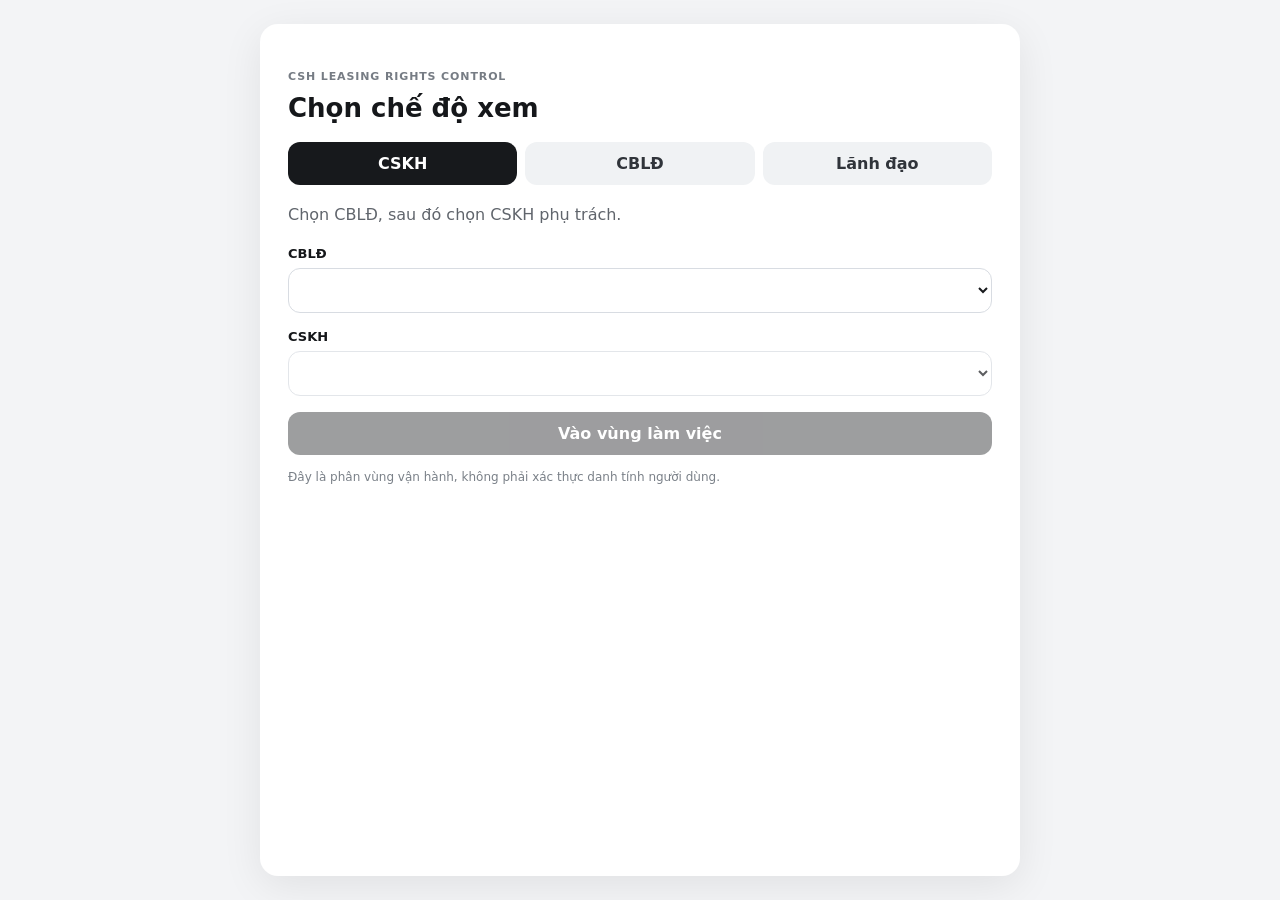
<file: app/index.html>
<!doctype html><html lang="vi"><head><meta charset="utf-8"><meta name="viewport" content="width=device-width,initial-scale=1,viewport-fit=cover"><title>CSH Control</title><link rel="stylesheet" href="styles.css"></head><body><main class="app"><section id="selector" class="screen active"><div class="eyebrow">CSH LEASING RIGHTS CONTROL</div><h1>Chọn chế độ xem</h1><div class="mode-grid"><button class="mode active" data-mode="cskh">CSKH</button><button class="mode" data-mode="cbld">CBLĐ</button><button class="mode" data-mode="leadership">Lãnh đạo</button></div><div id="selector-fields"><p id="selector-note">Chọn CBLĐ, sau đó chọn CSKH phụ trách.</p><label id="cbld-wrap">CBLĐ<select id="cbld"></select></label><label id="cskh-wrap">CSKH<select id="cskh" disabled></select></label><button id="enter" class="primary" disabled>Vào vùng làm việc</button></div><p class="hint">Đây là phân vùng vận hành, không phải xác thực danh tính người dùng.</p></section><section id="workspace" class="screen"><header class="topbar"><button id="back" class="icon">←</button><div class="grow"><strong id="who"></strong><small id="supervisor"></small></div></header><section class="summary"><div><b id="count-active">0</b><span>Đang xử lý</span></div><div><b id="count-issue">0</b><span>Có vướng mắc</span></div><div><b id="count-overdue">0</b><span>Quá hạn</span></div></section><nav class="tabs"><button data-filter="all" class="active">Công việc</button><button data-filter="issue">Vướng mắc</button><button data-filter="completed">Đã hoàn tất</button></nav><div id="cases" class="case-list"></div><div id="empty" class="empty" hidden>Không có case trong nhóm này.</div></section><section id="cbld-view" class="screen"><header class="topbar"><button id="cbld-back" class="icon">←</button><div class="grow"><strong id="cbld-title">CBLĐ</strong><small>Điều hành nhóm</small></div></header><div id="cbld-body"></div></section><section id="leadership-view" class="screen"><header class="topbar"><button id="leadership-back" class="icon">←</button><div class="grow"><strong>Lãnh đạo</strong><small>Chỉ đọc</small></div></header><div id="leadership-body"></div></section><section id="detail" class="screen"><header class="topbar"><button id="detail-back" class="icon">←</button><div class="grow"><strong id="detail-shop"></strong><small id="detail-state"></small></div></header><div id="detail-body"></div></section></main><script type="module" src="app.js"></script></body></html>
</file>
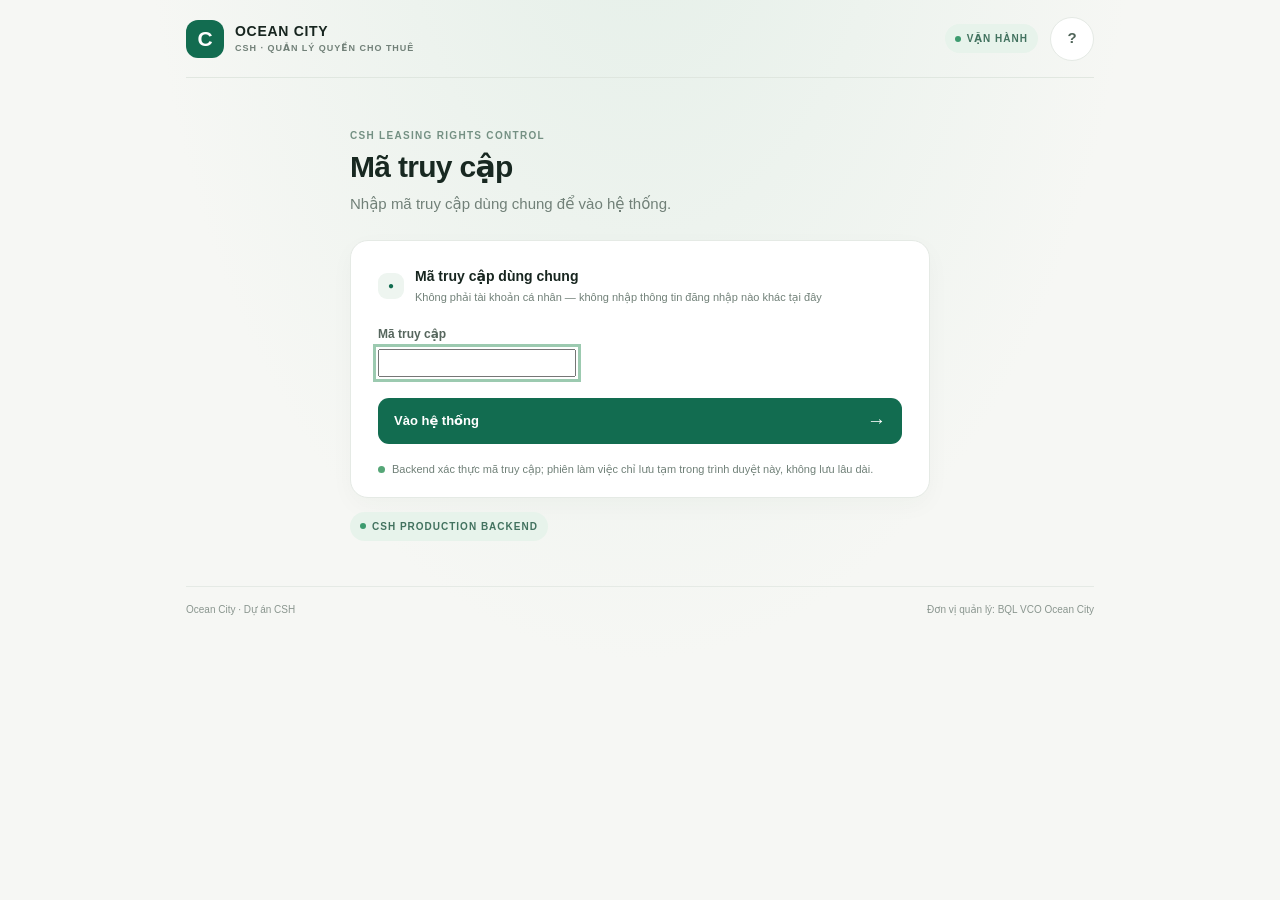
<file: docs/ui/index.html>
<!doctype html>
<html lang="vi">
<head>
  <meta charset="utf-8">
  <meta name="viewport" content="width=device-width, initial-scale=1, viewport-fit=cover">
  <meta name="theme-color" content="#f6f7f4">
  <title>Ocean City · CSH</title>
  <link rel="stylesheet" href="styles.css">
  <link rel="stylesheet" href="interactive.css">
</head>
<body>
  <div class="app-shell">
    <header class="topbar">
      <a class="brand" href="#home" aria-label="Ocean City, dự án CSH, về đầu trang">
        <span class="brand-mark" aria-hidden="true">C</span>
        <span><strong>OCEAN CITY</strong><small>CSH · QUẢN LÝ QUYỀN CHO THUÊ</small></span>
      </a>
      <div class="topbar-right"><span class="sandbox-tag live-tag"><i></i> VẬN HÀNH</span><button class="icon-button" id="helpButton" aria-label="Thông tin hệ thống" title="Thông tin hệ thống">?</button></div>
    </header>
    <main id="app" aria-live="polite"></main>
    <footer class="app-footer"><span>Ocean City · Dự án CSH</span><span>Đơn vị quản lý: BQL VCO Ocean City</span></footer>
  </div>
  <dialog id="helpDialog" class="help-dialog"><button class="dialog-close" data-close aria-label="Đóng">×</button><p class="eyebrow">DỮ LIỆU VẬN HÀNH CSH</p><h2>Dữ liệu vận hành CSH</h2><p>Nhánh, mức ưu tiên, việc tiếp theo và trạng thái hoàn tất do hệ thống tính; giao diện chỉ hiển thị. CBLĐ/CSKH là phạm vi làm việc, được hệ thống kiểm tra lại ở mỗi lần xem và ghi. Mọi thay đổi được ghi qua cổng kiểm soát quyền.</p><button class="button primary" data-close>Đã hiểu</button></dialog>
  <script>
    (() => {
      const app = document.querySelector('#app');
      const showStartupError = (title, message) => {
        app.innerHTML = `<section role="alert" style="max-width:680px;margin:48px auto;padding:28px;border:1px solid #d9ded8;border-radius:16px;background:#fff;color:#24302a;font:16px/1.55 system-ui,sans-serif"><p style="margin:0 0 8px;color:#587260;font-size:12px;font-weight:700;letter-spacing:.12em">CSH · VẬN HÀNH</p><h1 style="margin:0 0 12px;font-size:24px">${title}</h1><p style="margin:0">${message}</p></section>`;
      };
      if (location.protocol === 'file:') {
        showStartupError('Cần chạy qua máy chủ HTTP(S)', 'Trình duyệt không cho tải các ES module bằng cách mở trực tiếp file://. Hãy phục vụ ứng dụng qua HTTP(S) rồi tải lại.');
        return;
      }
      const entry = document.createElement('script');
      entry.type = 'module';
      entry.src = './access-gate.js';
      entry.onerror = () => showStartupError('Không tải được giao diện', 'Kiểm tra access-gate.js, app.js, data.js, backend.js, styles.css và interactive.css có được phục vụ đầy đủ cùng thư mục hay không, sau đó tải lại trang.');
      document.body.append(entry);
    })();
  </script>
</body>
</html>
</file>
<file: app/styles.css>
*{box-sizing:border-box}body{margin:0;font-family:Inter,system-ui,-apple-system,BlinkMacSystemFont,"Segoe UI",sans-serif;background:#f3f4f6;color:#15171a}.app{max-width:760px;margin:0 auto;min-height:100vh;background:#fff}.screen{display:none;padding:20px}.screen.active{display:block}.eyebrow{font-size:11px;letter-spacing:.08em;color:#767c84;font-weight:700;margin-top:18px}h1{font-size:26px;line-height:1.2;margin:10px 0 8px}p{color:#60656c;margin:0 0 20px;line-height:1.45}.hint{font-size:12px;color:#7a8088;margin-top:14px}.mode-grid{display:grid;grid-template-columns:repeat(3,1fr);gap:8px;margin:18px 0}.mode{background:#f0f2f4;color:#30343a}.mode.active{background:#17191c;color:#fff}label{display:block;font-size:13px;font-weight:650;margin:16px 0}select,input,textarea,button{font:inherit}select,input,textarea{width:100%;margin-top:7px;border:1px solid #d8dce2;border-radius:12px;padding:13px;background:#fff;color:#181a1d}textarea{min-height:92px;resize:vertical}button{border:0;border-radius:12px;padding:12px 16px;background:#eef0f3;color:#202327;font-weight:650}.primary{background:#17191c;color:#fff;width:100%}button:disabled{opacity:.42}.topbar{display:flex;gap:12px;align-items:center;position:sticky;top:0;background:rgba(255,255,255,.96);backdrop-filter:blur(8px);padding:8px 0 16px;z-index:5}.icon{padding:10px 12px}.grow{display:flex;flex-direction:column;min-width:0}.grow strong{overflow:hidden;text-overflow:ellipsis}.topbar small{color:#747a82;margin-top:3px}.summary{display:grid;grid-template-columns:repeat(3,1fr);gap:10px;margin:4px 0 16px}.summary.four,.summary.leadership{grid-template-columns:repeat(2,1fr)}.summary div{border:1px solid #e4e7eb;border-radius:14px;padding:13px;background:#fafafa}.summary b{font-size:22px;display:block}.summary span{font-size:12px;color:#6d737b}.tabs{display:flex;gap:7px;overflow:auto;padding-bottom:12px;position:sticky;top:60px;background:#fff;z-index:4}.tabs button{white-space:nowrap;padding:9px 12px}.tabs button.active{background:#17191c;color:#fff}.case-list{display:grid;gap:10px}.case-card{border:1px solid #e3e6ea;border-radius:16px;padding:15px;background:#fff;cursor:pointer}.case-card.overdue{border-left:4px solid #9b1c1c}.case-card .top{display:flex;justify-content:space-between;gap:12px;align-items:flex-start}.case-card h3{margin:0;font-size:17px}.sub{font-size:12px;color:#80858c;margin-top:3px}.badge{font-size:12px;padding:5px 8px;border-radius:999px;background:#eef0f3;white-space:nowrap}.branch{font-size:13px;color:#5f666e;margin-top:10px}.branch-after{color:#664c00}.next-label{font-size:11px;text-transform:uppercase;letter-spacing:.04em;color:#8a8f96;margin-top:12px}.next{margin-top:4px;font-weight:700}.warn{margin-top:10px;font-size:13px;padding:9px 10px;border-radius:10px;background:#f7f7f8}.warn.CRITICAL{color:#921b1b;background:#fff1f1}.warn.WARNING{color:#795200;background:#fff8df}.warn.INFO{color:#35577e;background:#f0f5fb}.empty{text-align:center;color:#7a8087;padding:36px 12px}.empty.compact{padding:14px 0}.section{border:1px solid #e4e7eb;border-radius:16px;padding:16px;margin-bottom:12px}.section h2{font-size:16px;margin:0 0 13px}.field{margin:12px 0}.field label{margin:0 0 6px}.fact{display:flex;justify-content:space-between;gap:14px;padding:10px 0;border-bottom:1px solid #f0f1f3;font-size:14px}.fact span{color:#737981}.fact strong{text-align:right}.action-box{margin-top:14px;background:#f4f5f7;border-radius:12px;padding:12px}.action-box span{display:block;font-size:11px;color:#777d85;text-transform:uppercase;letter-spacing:.04em}.action-box strong{display:block;margin-top:4px}.exception{border-color:#e5c75b;background:#fffdf2}.exception-item strong{font-size:13px}.exception-item p{font-size:13px;margin:5px 0 0;color:#5d5641}.exception-item.block{padding:12px 0;border-bottom:1px solid #eee7c8}.actions{position:sticky;bottom:0;background:rgba(255,255,255,.96);backdrop-filter:blur(8px);padding:12px 0}.readonly-banner{background:#f3f4f6;border-radius:12px;padding:13px;text-align:center;color:#646a72;font-size:13px;margin-bottom:16px}.team-list{display:grid;gap:8px}.team-row{width:100%;display:flex;align-items:center;justify-content:space-between;text-align:left;background:#f7f8fa;padding:12px}.team-row span{display:flex;flex-direction:column;min-width:0}.team-row small{margin-top:3px;color:#747a82;font-weight:500}.team-row>b{font-size:12px;white-space:nowrap;margin-left:12px}.attention-card{display:flex;align-items:center;justify-content:space-between;border:1px solid #e5e7eb;border-radius:12px;padding:12px;cursor:pointer}.attention-card div{display:flex;flex-direction:column}.attention-card small{margin-top:3px;color:#777d85}.attention-card>span{font-size:12px;font-weight:700}.metric-list{display:grid;gap:0}.metric-list>div{display:flex;justify-content:space-between;padding:11px 0;border-bottom:1px solid #f0f1f3}.metric-list span{color:#5f656d}.metric-list b{font-size:16px}@media(min-width:720px){.app{margin-top:24px;min-height:calc(100vh - 48px);border-radius:18px;box-shadow:0 10px 40px rgba(0,0,0,.08)}.screen{padding:28px}.summary.four,.summary.leadership{grid-template-columns:repeat(4,1fr)}}
</file>
<file: docs/ui/styles.css>
:root{font-family:Arial,system-ui,sans-serif;color:#17251f;background:#f6f7f4;font-synthesis:none;text-rendering:optimizeLegibility;--ink:#17251f;--muted:#718078;--line:#e5eae5;--green:#126c50;--mint:#e8f4ed;--orange:#c56a34;--red:#b64f42;--paper:#fff;--radius:18px}*{box-sizing:border-box}body{margin:0;min-width:320px;background:radial-gradient(ellipse at 50% -20%,#e4efe8 0,transparent 55%),#f6f7f4;color:var(--ink);font-size:15px;line-height:1.5}.app-shell{max-width:960px;min-height:100vh;margin:auto;padding:0 26px 28px}.topbar{height:78px;display:flex;justify-content:space-between;align-items:center;border-bottom:1px solid rgba(220,228,221,.8)}.brand{display:flex;gap:11px;align-items:center;color:inherit;text-decoration:none}.brand-mark{width:38px;height:38px;display:grid;place-items:center;border-radius:12px;background:var(--green);color:#fff;font-weight:800;font-size:21px}.brand strong,.brand small{display:block;line-height:1.15}.brand strong{font-size:14px;letter-spacing:.05em}.brand small{margin-top:4px;color:var(--muted);font-size:9px;letter-spacing:.11em;font-weight:700}.topbar-right{display:flex;align-items:center;gap:12px}.sandbox-tag{display:inline-flex;align-items:center;gap:6px;font-size:10px;letter-spacing:.1em;font-weight:700;color:#42725f;background:#e7f3eb;padding:7px 10px;border-radius:99px}.sandbox-tag i{width:6px;height:6px;border-radius:50%;background:#3d9b6f}.icon-button{width:34px;height:34px;border:1px solid var(--line);border-radius:50%;background:#fff;color:#506459;font-weight:700;font-size:15px}.workspace-tabs{display:flex;gap:4px;margin:23px 0 26px;padding:4px;border-radius:13px;background:#e9ede8;width:max-content}.workspace-tabs button{border:0;background:transparent;color:#67776e;padding:9px 17px;border-radius:10px;font-size:13px;font-weight:600;cursor:pointer;min-height:44px}.workspace-tabs button.active{background:#fff;color:var(--green);box-shadow:0 2px 6px #142f2412}.hero{max-width:580px;margin:50px auto 45px}.page-heading{display:flex;align-items:flex-start;gap:14px;margin:0 0 25px}.eyebrow{font-size:10px;letter-spacing:.13em;color:#749083;font-weight:700;margin:0 0 7px}.page-heading h1{font-size:30px;line-height:1.15;font-weight:800;letter-spacing:-.7px;margin:0;color:#182821}.muted{color:var(--muted);margin:8px 0 0}.entry-card,.panel,.detail-summary,.disclosure,.case-card,.lead-kpi,.empty-card,.person-row,.state-panel{background:#fff;border:1px solid var(--line);border-radius:var(--radius);box-shadow:0 8px 24px #21392c08}.entry-card{padding:25px 27px 19px}.entry-step{display:flex;gap:11px;align-items:center;margin-bottom:19px}.entry-step>span,.disclosure summary>span{display:grid;place-items:center;width:26px;height:26px;flex:none;border-radius:9px;background:#eef5f0;color:var(--green);font-size:10px;font-weight:700}.entry-step strong,.entry-step small{display:block}.entry-step strong{font-size:14px}.entry-step small{font-size:11px;color:var(--muted);margin-top:2px}.entry-step.second{margin:23px 0 14px}.entry-step.disabled{opacity:.45}.field-label{display:block;margin:0 0 6px;color:#56665d;font-size:12px;font-weight:600}select{appearance:auto;width:100%;height:48px;padding:0 13px;border:1px solid #dce4dd;border-radius:11px;color:var(--ink);background:white;font-size:14px;font-weight:500}select:focus,textarea:focus{outline:3px solid #d6eee1;border-color:#66a78b}select:disabled{background:#f5f7f4;color:#9aa59e}.button{display:inline-flex;align-items:center;justify-content:center;gap:12px;min-height:46px;padding:0 18px;border:0;border-radius:11px;font-size:13px;font-weight:700;cursor:pointer}.button.primary{background:var(--green);color:white}.button.primary:hover{background:#0b5b42}.button.primary:disabled{background:#b6c4ba;cursor:not-allowed}.button.secondary{background:#eef3ef;color:#35614c}.entry-submit{width:100%;margin-top:21px;justify-content:space-between;padding:0 16px}.entry-submit span{font-size:19px}.assignment-proof{display:flex;align-items:center;gap:7px;margin:17px 0 0;color:#708078;font-size:11px}.assignment-proof strong{color:#304d3c}.proof-dot{width:7px;height:7px;background:#55a677;border-radius:50%;flex:none}.entry-footer{display:flex;justify-content:space-between;align-items:center;margin-top:14px}.text-button{border:0;background:none;color:var(--green);font-size:12px;font-weight:700;padding:8px;cursor:pointer}.app-footer{display:flex;justify-content:space-between;border-top:1px solid var(--line);padding-top:15px;color:#8a968f;font-size:10px}.workspace-tabs+.workspace,.workspace-tabs+section{padding-bottom:28px}.workspace{padding-top:1px}.scope-strip{display:flex;align-items:center;gap:9px;padding:11px 14px;background:#ebf3ed;border-radius:11px;font-size:12px}.scope-strip>span{color:#75877b}.scope-strip strong{color:#304f3e}.scope-strip .text-button{margin-left:auto}.quick-stats{display:grid;grid-template-columns:repeat(3,1fr);gap:11px;margin:18px 0 29px}.stat-card{display:flex;flex-direction:column;align-items:flex-start;gap:5px;min-height:79px;padding:14px 16px;background:#fff;border:1px solid var(--line);border-radius:14px;text-align:left;color:#6a7a70}.stat-card span{font-size:11px}.stat-card strong{font-size:23px;font-weight:800;color:#294738}.stat-card.urgent strong{color:var(--red)}.stat-card.urgent{border-color:#f0dcd5}.queue-header{display:flex;justify-content:space-between;align-items:end;margin:0 0 12px}.queue-header h2,.panel h2{margin:0;font-size:19px;font-weight:700;letter-spacing:-.2px}.result-count{color:#849087;font-size:11px}.filter-row{display:flex;gap:7px;overflow-x:auto;padding:0 0 12px;scrollbar-width:none}.filter-row::-webkit-scrollbar{display:none}.filter-chip{flex:none;border:1px solid #dfe6df;background:#fff;color:#617168;border-radius:99px;padding:8px 13px;min-height:42px;font-size:11px;font-weight:600}.filter-chip.selected{background:#e6f2e9;color:#236245;border-color:#cfe6d6}.case-list{display:grid;gap:10px;min-width:0}.case-card{display:block;width:100%;min-width:0;padding:15px 16px 13px;text-align:left;color:inherit;cursor:pointer;transition:transform .15s,border-color .15s;overflow-wrap:anywhere}.case-card:hover{transform:translateY(-1px);border-color:#b5cfbe}.case-card.is-complete{background:#fbfcfb}.case-top,.case-tags,.case-owner{display:flex;align-items:center}.case-top{justify-content:space-between;gap:12px}.shop-id{font-size:15px;font-weight:700;letter-spacing:.01em}.due{font-size:11px;font-weight:700;color:#ad6b36;background:#fbf1e7;padding:5px 9px;border-radius:99px;white-space:nowrap}.due.late{color:#a74337;background:#faeae6}.case-tags{gap:7px;margin:9px 0 12px}.branch-tag,.pill{display:inline-flex;align-items:center;padding:4px 8px;border-radius:99px;font-size:10px;font-weight:700}.branch-tag{background:#eef2ee;color:#587164}.pill.active{background:#eaf3ec;color:#427454}.pill.blocked{background:#fff1df;color:#9f6029}.pill.late{background:#fae8e4;color:#aa473b}.pill.done{background:#edf0ed;color:#66736a}.case-next{display:flex;flex-direction:column;gap:2px}.case-next span,.detail-next span{font-size:9px;letter-spacing:.12em;color:#87948c;font-weight:700}.case-next strong{font-size:13px;line-height:1.35}.case-warning{display:flex;gap:7px;align-items:flex-start;color:#aa6d36;background:#fbf5ec;border-radius:8px;margin-top:10px;padding:7px 9px;font-size:11px}.case-warning.exception{color:#a64239;background:#faece8}.case-warning span{font-weight:900}.case-owner{gap:7px;color:#819087;font-size:10px;margin-top:10px}.detail-view{max-width:730px;margin:0 auto}.back-button{width:44px;height:44px;flex:none;border:1px solid var(--line);background:#fff;border-radius:12px;font-size:20px;color:#42614f}.detail-summary{padding:18px 20px;display:flex;justify-content:space-between;gap:12px;margin-bottom:12px}.detail-summary h2{font-size:24px;font-weight:800;margin:2px 0 10px;color:var(--red)}.detail-summary h2:not(.late){color:#bd7433}.detail-next{margin:0;display:flex;flex-direction:column;gap:3px}.detail-next strong{font-size:14px}.readonly-badge{display:inline-flex;align-items:center;align-self:flex-start;padding:6px 9px;border-radius:8px;background:#eff2ef;color:#6e7b72;font-size:9px;letter-spacing:.08em;font-weight:800;white-space:nowrap}.exception-callout,.info-callout{padding:14px 16px;border-radius:13px;margin-bottom:11px}.exception-callout{background:#fff1ee;border:1px solid #f1d6cf;color:#8f3f35}.exception-callout strong,.exception-callout p,.exception-callout small,.info-callout strong,.info-callout span{display:block}.exception-callout p{margin:5px 0;font-size:13px}.exception-callout small{color:#a55a50;font-size:10px}.info-callout{display:flex;flex-direction:column;gap:3px;background:#eff6f0;border:1px solid #d9e9dc;color:#2e6447}.info-callout span{font-size:11px}.disclosure{margin:10px 0;overflow:hidden;box-shadow:none}.disclosure summary{display:flex;align-items:center;gap:10px;min-height:59px;padding:10px 15px;cursor:pointer;list-style:none}.disclosure summary::-webkit-details-marker{display:none}.disclosure summary>strong{font-size:13px}.disclosure summary>em{margin-left:auto;font-style:normal;color:#87948d;font-size:10px}.detail-grid{display:grid;grid-template-columns:repeat(2,minmax(0,1fr));gap:10px;padding:2px 15px 16px}.detail-grid>div{min-width:0;padding:11px 12px;border-radius:10px;background:#f7f9f7}.detail-grid .wide{grid-column:1/-1}.detail-grid small,.detail-grid strong{display:block}.detail-grid small{color:#849188;font-size:10px;margin-bottom:3px}.detail-grid strong{font-size:12px;font-weight:600;overflow-wrap:anywhere}.human-input{padding:0 15px 15px}.human-input label{display:block;font-weight:700;font-size:12px;margin-bottom:5px}.human-input label span{font-weight:400;color:#829087}.human-input textarea{resize:vertical;width:100%;padding:11px;border:1px solid #dae3dc;border-radius:10px;font-size:13px}.human-input .button{margin-top:9px}.save-status{font-size:11px;color:var(--green);margin:5px 0 0}.history-list{margin:0;padding:0 25px 17px 44px;color:#65756a;font-size:12px}.history-list li{padding:5px}.source-note{color:#849188;font-size:10px;margin:15px 2px}.supervisor-stats{margin:17px 0 27px}.people-list{display:grid;gap:8px;margin:10px 0 27px}.person-row{display:flex;align-items:center;gap:11px;padding:12px 13px;text-align:left;color:inherit;cursor:pointer}.avatar{width:36px;height:36px;display:grid;place-items:center;flex:none;border-radius:12px;background:#e9f2ec;color:#377153;font-size:11px;font-weight:800}.person-info{display:flex;flex:1;min-width:0;flex-direction:column}.person-info strong{font-size:13px}.person-info small{font-size:10px;color:#7c8981}.person-open{font-size:10px;color:var(--green);font-weight:700;white-space:nowrap}.readonly-banner{padding:11px 14px;background:#edf3ee;color:#477057;border-radius:10px;font-size:11px;margin:-6px 0 15px}.readonly-banner span{margin-right:6px}.lead-kpis{display:grid;grid-template-columns:repeat(3,minmax(0,1fr));gap:10px}.lead-kpi{display:flex;flex-direction:column;gap:7px;padding:15px}.lead-kpi span{font-size:10px;color:#75837a}.lead-kpi strong{font-size:25px;font-weight:800;color:#294b39}.lead-grid{display:grid;grid-template-columns:1fr 1fr;gap:12px;margin:14px 0 24px}.panel{padding:18px}.panel h2{font-size:15px;margin-bottom:14px}.bar-row{display:grid;grid-template-columns:minmax(90px,1fr) 2fr 25px;align-items:center;gap:8px;margin:11px 0;font-size:10px}.bar-row span{overflow-wrap:anywhere;color:#66766c}.bar-track{height:7px;border-radius:99px;background:#edf1ed;overflow:hidden}.bar-track i{display:block;height:100%;border-radius:99px;background:#65a77e}.bar-row strong{text-align:right;font-size:10px}.empty-card{display:flex;flex-direction:column;gap:5px;padding:23px;text-align:center;color:#75837a;font-size:12px}.empty-card strong{color:#3a5043}.state-panel{max-width:520px;margin:65px auto;padding:38px 28px;text-align:center}.state-panel h1{font-size:23px;font-weight:800;margin:13px 0 5px}.state-panel p{color:var(--muted);margin:0 0 18px;font-size:13px}.state-icon{width:44px;height:44px;display:grid;place-items:center;border-radius:15px;margin:auto;background:#edf4ee;color:#528265;font-size:21px}.state-icon.error{background:#faeae6;color:#aa4e40}.spinner{display:block;width:33px;height:33px;margin:6px auto 18px;border:3px solid #e1ebe3;border-top-color:#3f8a63;border-radius:50%;animation:spin .8s linear infinite}@keyframes spin{to{transform:rotate(360deg)}}.help-dialog{position:fixed;inset:0;margin:auto;width:min(420px,calc(100vw - 32px));border:1px solid var(--line);border-radius:18px;padding:26px;box-shadow:0 24px 100px #0f261d40}.help-dialog::backdrop{background:#0f261d55;backdrop-filter:blur(3px)}.help-dialog h2{font-size:20px;font-weight:800;margin:0 0 8px}.help-dialog p:not(.eyebrow){color:#6e7c73;font-size:13px}.dialog-close{position:absolute;right:12px;top:9px;border:0;background:transparent;font-size:25px;color:#718078}
@media(max-width:650px){.app-shell{padding:0 16px 22px}.topbar{height:66px}.workspace-tabs{margin:17px 0 22px;width:100%;display:grid;grid-template-columns:repeat(3,1fr)}.workspace-tabs button{padding:8px 6px}.hero{margin:32px auto}.page-heading h1{font-size:25px}.entry-card{padding:20px 17px 16px}.quick-stats{gap:7px;margin:15px 0 24px}.stat-card{padding:11px 10px;min-height:72px}.stat-card span{font-size:10px}.stat-card strong{font-size:21px}.filter-row{margin-right:0;padding-right:8px;max-width:100%}.case-card{padding:14px 13px 12px}.case-top{align-items:flex-start}.shop-id{font-size:14px}.due{font-size:10px}.case-next strong{font-size:12px}.lead-kpis{grid-template-columns:repeat(2,minmax(0,1fr));gap:8px}.lead-kpi{padding:13px}.lead-kpi strong{font-size:22px}.lead-grid{grid-template-columns:1fr}.detail-grid{gap:7px;padding-left:11px;padding-right:11px}.detail-grid>div{padding:9px}.disclosure summary{gap:8px;padding:9px 11px}.disclosure summary>strong{font-size:12px}.disclosure summary>em{font-size:9px}.app-footer{font-size:9px}.scope-strip{font-size:11px}.person-open{font-size:9px}}
@media(max-width:370px){.app-shell{padding-left:12px;padding-right:12px}.page-heading h1{font-size:22px}.quick-stats{grid-template-columns:1fr}.stat-card{min-height:58px;flex-direction:row;align-items:center;justify-content:space-between}.detail-grid{grid-template-columns:1fr}.detail-grid .wide{grid-column:auto}.workspace-tabs{margin-bottom:18px}}
@media(prefers-reduced-motion:reduce){*,*::before,*::after{scroll-behavior:auto!important;animation-duration:.01ms!important;animation-iteration-count:1!important;transition-duration:.01ms!important}}
.derived-field{background:#f2f6f3;border-left:3px solid #c6d9cb}.derived-field>div{background:#fff}.human-input{border-top:1px dashed #b9cdbd;padding-top:14px}.human-input label{color:#216144}.issue-badge{display:inline-flex;margin-top:9px;padding:5px 8px;border-radius:7px;background:#f1f5f1;color:#547060;font-size:10px;font-weight:700}
.synthetic-test-section{margin-top:28px;padding:18px;border:1px dashed #b8c6da;border-radius:18px;background:#f8faff}.synthetic-label{display:inline-flex;align-items:center;border-radius:999px;padding:5px 9px;background:#fff1d8;color:#815600;font-size:.72rem;font-weight:800;letter-spacing:.02em}.synthetic-test-section>.muted{margin:0 0 12px;font-size:.88rem}.case-card .synthetic-label{width:max-content}
.icon-button{width:44px;height:44px}.filter-chip{min-height:44px}.filter-row{overflow-x:visible;flex-wrap:wrap}
.synthetic-test-section{min-width:0}@media(max-width:650px){.filter-row{display:grid;grid-template-columns:repeat(4,minmax(0,1fr));gap:6px}.filter-chip{min-width:0;padding:7px 5px;white-space:nowrap}}
:root{--context-error-bg:#faeae6;--context-error-ink:#9b4037}.context-error{margin:10px 0;padding:10px 12px;border-radius:10px;background:var(--context-error-bg);color:var(--context-error-ink);font-size:12px}.pill.onboarding-state{background:#edf2ee;color:#617267}

/* ---- Gọn gàng: ô "i", nhãn ẩn, cảm ứng ---- */
.sr-only{position:absolute;width:1px;height:1px;margin:-1px;padding:0;overflow:hidden;clip:rect(0,0,0,0);white-space:nowrap;border:0}
.info-wrap{display:inline-block;position:relative;vertical-align:middle;margin-left:4px;font-weight:400;letter-spacing:0;text-transform:none}
.info-btn{position:relative;display:inline-flex;align-items:center;justify-content:center;width:22px;height:22px;min-height:22px;padding:0;border-radius:50%;border:1.5px solid #4f7a63;background:#fff;color:#2f6a4c;font:italic 700 13px/1 Georgia,serif;cursor:pointer}
.info-btn::after{content:"";position:absolute;inset:-11px}
.info-btn:focus-visible{outline:2px solid #2f6a4c;outline-offset:2px}
.info-btn[aria-expanded="true"]{background:#2f6a4c;color:#fff}
.info-pop{position:fixed;z-index:60;width:max-content;max-width:min(280px,calc(100vw - 16px));padding:10px 12px;border-radius:10px;background:#17251f;color:#fff;font-size:12px;line-height:1.45;font-weight:400;font-style:normal;text-align:left;box-shadow:0 8px 24px #0003}
.info-pop[hidden]{display:none}
.entry-card select{width:100%;min-height:48px;margin-bottom:16px}
@media(max-width:650px){select{font-size:16px}}
</file>
<file: docs/ui/interactive.css>
/* Mobile-first interaction controls for the Director Interactive candidate. */
button,select,input,textarea{font:inherit}button{min-height:44px}
.queue-tabs{display:grid;grid-template-columns:repeat(3,minmax(0,1fr));gap:6px;padding:5px;margin:0 0 12px;background:#e9ede8;border-radius:13px}
.queue-tabs button{min-width:0;border:0;border-radius:10px;background:transparent;color:#627269;font-weight:700;font-size:12px;padding:8px 6px;cursor:pointer}
.queue-tabs button.selected{background:#fff;color:var(--green);box-shadow:0 2px 7px #19362612}.queue-tabs b{margin-left:4px;color:#849087;font-size:10px}
.filter-controls{display:grid;grid-template-columns:repeat(3,minmax(0,1fr));gap:9px;margin:12px 0 14px}
.filter-controls label,.form-field{display:flex;flex-direction:column;gap:5px;min-width:0;color:#586960;font-size:11px;font-weight:700}
.filter-controls select,.form-field select,.form-field input,.form-field textarea{min-width:0;width:100%;min-height:44px;padding:8px 10px;border:1px solid #dce4dd;border-radius:10px;background:#fff;color:var(--ink);font-size:12px}
.form-field textarea{resize:vertical}.action-form{margin:8px 14px 16px;padding:15px;border-radius:14px;background:#f7faf7;border:1px solid #e3ebe4}
.action-form h3,.closure-panel h3{margin:0;font-size:15px}.action-form>p{margin:4px 0 13px;color:#718078;font-size:11px}
.form-grid{display:grid;grid-template-columns:repeat(2,minmax(0,1fr));gap:10px}.form-field.wide{grid-column:1/-1}
.nested-disclosure{margin:14px 0 0;padding-top:10px;border-top:1px solid var(--line)}.nested-disclosure summary{min-height:44px;display:flex;align-items:center;color:#38664e;font-size:12px;font-weight:700;cursor:pointer}
.save-action{width:100%;margin-top:14px}.save-status{min-height:18px;color:var(--green);font-size:11px}.support-toggle{display:flex;align-items:center;gap:9px;min-height:44px;padding:8px;color:#315c44;font-size:12px;font-weight:700}.support-toggle input{width:20px;height:20px;accent-color:var(--green)}
.closure-panel{margin:14px;padding:14px;border-radius:13px;background:#f7f9f7;border:1px solid #e4eae4}.gate-list{display:grid;grid-template-columns:repeat(2,minmax(0,1fr));gap:7px;padding:0;margin:12px 0;list-style:none}.gate-list li{display:flex;gap:8px;align-items:center;min-height:38px;padding:7px 9px;border-radius:9px;background:#fff;color:#7b8980;font-size:11px}.gate-list li>span{font-size:14px;font-weight:800}.gate-list .gate-done{color:#236345;background:#eaf4ed}
.blocked-note,.success-note{padding:9px 10px;border-radius:9px;background:#fff0ec;color:#99473b;font-size:11px;font-weight:700}.success-note{background:#eaf4ed;color:#236345}
.source-chip{display:inline-flex;align-items:center;min-height:24px;padding:3px 7px;border-radius:99px;background:#eaf3ec;color:#427454;font-size:9px;font-weight:800;white-space:nowrap}.source-chip.synthetic-label{background:#fff1d8;color:#815600}.case-tags{flex-wrap:wrap}.scope-strip{flex-wrap:wrap}.scope-strip .context-hint{margin-left:auto;font-size:10px}
.sandbox-tools{margin-top:14px;border-top:1px solid var(--line);padding-top:10px;color:#617268;font-size:11px}.sandbox-tools summary{min-height:40px;display:flex;align-items:center;font-weight:700;cursor:pointer}.button-row,.director-drill-controls,.lead-drills{display:flex;flex-wrap:wrap;gap:8px;margin-top:8px}.button.small{min-height:40px;padding:0 11px;background:#eef3ef;color:#355f49;font-size:11px}.state-actions{display:flex;justify-content:center;flex-wrap:wrap;gap:8px}.state-panel h2{margin:13px 0 5px;font-size:22px}.state-actions>.button{flex:0 1 auto}
.stat-card,.lead-kpi,.bar-button{cursor:pointer}.lead-kpi{border-color:var(--line);text-align:left;color:inherit}.lead-kpi small{color:#849087;font-size:9px}.bar-button{width:100%;padding:0;border:0;background:transparent;text-align:left}.bar-button .bar-track{display:block;width:100%;border:0}.lead-grid .panel{min-width:0}.case-card:focus-visible,button:focus-visible,select:focus-visible,input:focus-visible,summary:focus-visible{outline:3px solid #9ccab0;outline-offset:2px}
@media(max-width:650px){.filter-controls{grid-template-columns:1fr 1fr}.filter-controls label:last-child{grid-column:1/-1}.queue-tabs button{font-size:11px}.form-grid{grid-template-columns:1fr}.form-field.wide{grid-column:auto}.gate-list{grid-template-columns:1fr}.scope-strip .context-hint{width:100%;margin-left:0}.detail-summary{display:block}.detail-summary>.readonly-badge{margin-top:10px}.case-tags{gap:5px}.case-tags>*{max-width:100%;overflow-wrap:anywhere}.lead-grid{grid-template-columns:1fr}.bar-row{grid-template-columns:minmax(74px,1fr) 1.3fr 24px}.state-panel{margin:28px auto;padding:28px 18px}.state-actions>.button{flex:1 1 130px}}
@media(max-width:370px){.app-shell{padding-left:10px;padding-right:10px}.queue-tabs{gap:3px;padding:3px}.queue-tabs button{padding-left:3px;padding-right:3px;font-size:10px}.filter-controls{grid-template-columns:1fr}.filter-controls label:last-child{grid-column:auto}.case-top{gap:5px}.due{white-space:normal;text-align:right}.source-chip{font-size:8px}.disclosure summary>em{display:none}}
</file>
